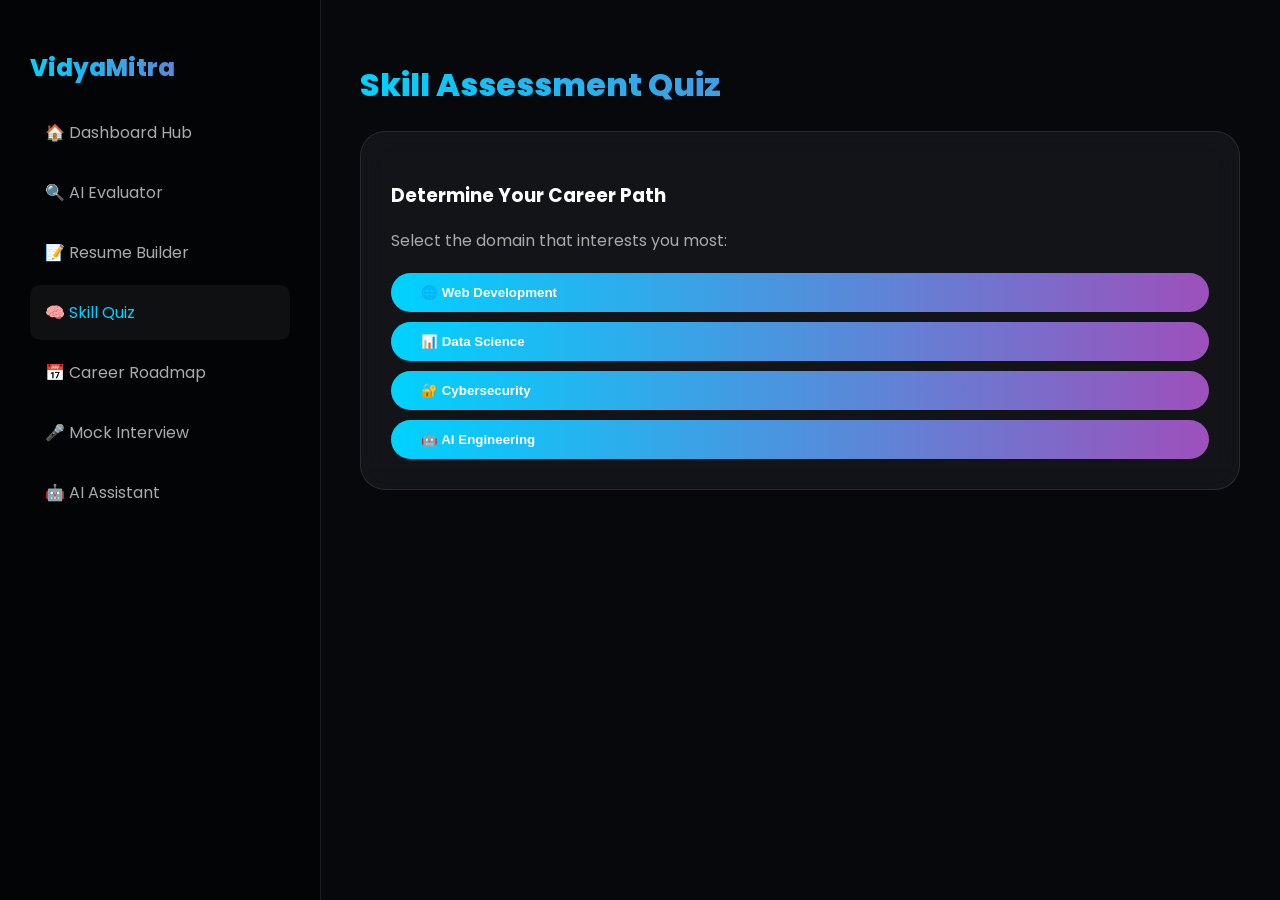
<file: assessment.html>
<!DOCTYPE html>
<html lang="en">
<head><title>Skill Quiz | VidyaMitra</title><link rel="stylesheet" href="style.css"></head>
<body>
    <div class="sidebar">
        <h2 class="text-gradient">VidyaMitra</h2>
        <a href="dashboard.html" class="nav-link">🏠 Dashboard Hub</a>
        <a href="resume-evaluator.html" class="nav-link">🔍 AI Evaluator</a>
        <a href="builder.html" class="nav-link">📝 Resume Builder</a>
        <a href="assessment.html" class="nav-link active">🧠 Skill Quiz</a>
        <a href="roadmap.html" class="nav-link">📅 Career Roadmap</a>
        <a href="interview.html" class="nav-link">🎤 Mock Interview</a>
        <a href="chatbot.html" class="nav-link">🤖 AI Assistant</a>
    </div>

    <div class="main">
        <h1 class="text-gradient">Skill Assessment Quiz</h1>
        <div class="glass-card">
            <h3>Determine Your Career Path</h3>
            <p style="margin-bottom:20px; color:#aaa;">Select the domain that interests you most:</p>
            <div style="display:grid; gap:10px;">
                <button class="btn" style="text-align:left;" onclick="res('Web Development')">🌐 Web Development</button>
                <button class="btn" style="text-align:left;" onclick="res('Data Science')">📊 Data Science</button>
                <button class="btn" style="text-align:left;" onclick="res('Cybersecurity')">🔐 Cybersecurity</button>
                <button class="btn" style="text-align:left;" onclick="res('AI Engineering')">🤖 AI Engineering</button>
            </div>
            <div id="quizResult" class="glass-card" style="margin-top:20px; display:none; border-color:#00ff88;">
                <h4>Result: You are a natural <span id="careerPath" style="color:#00ff88;"></span>!</h4>
                <p style="font-size:13px;">We recommend checking your personalized Roadmap next.</p>
            </div>
        </div>
    </div>
    <script>
        function res(path) {
            document.getElementById('quizResult').style.display = "block";
            document.getElementById('careerPath').innerText = path;
            localStorage.setItem("userPath", path);
        }
    </script>
</body>
</html>
</file>
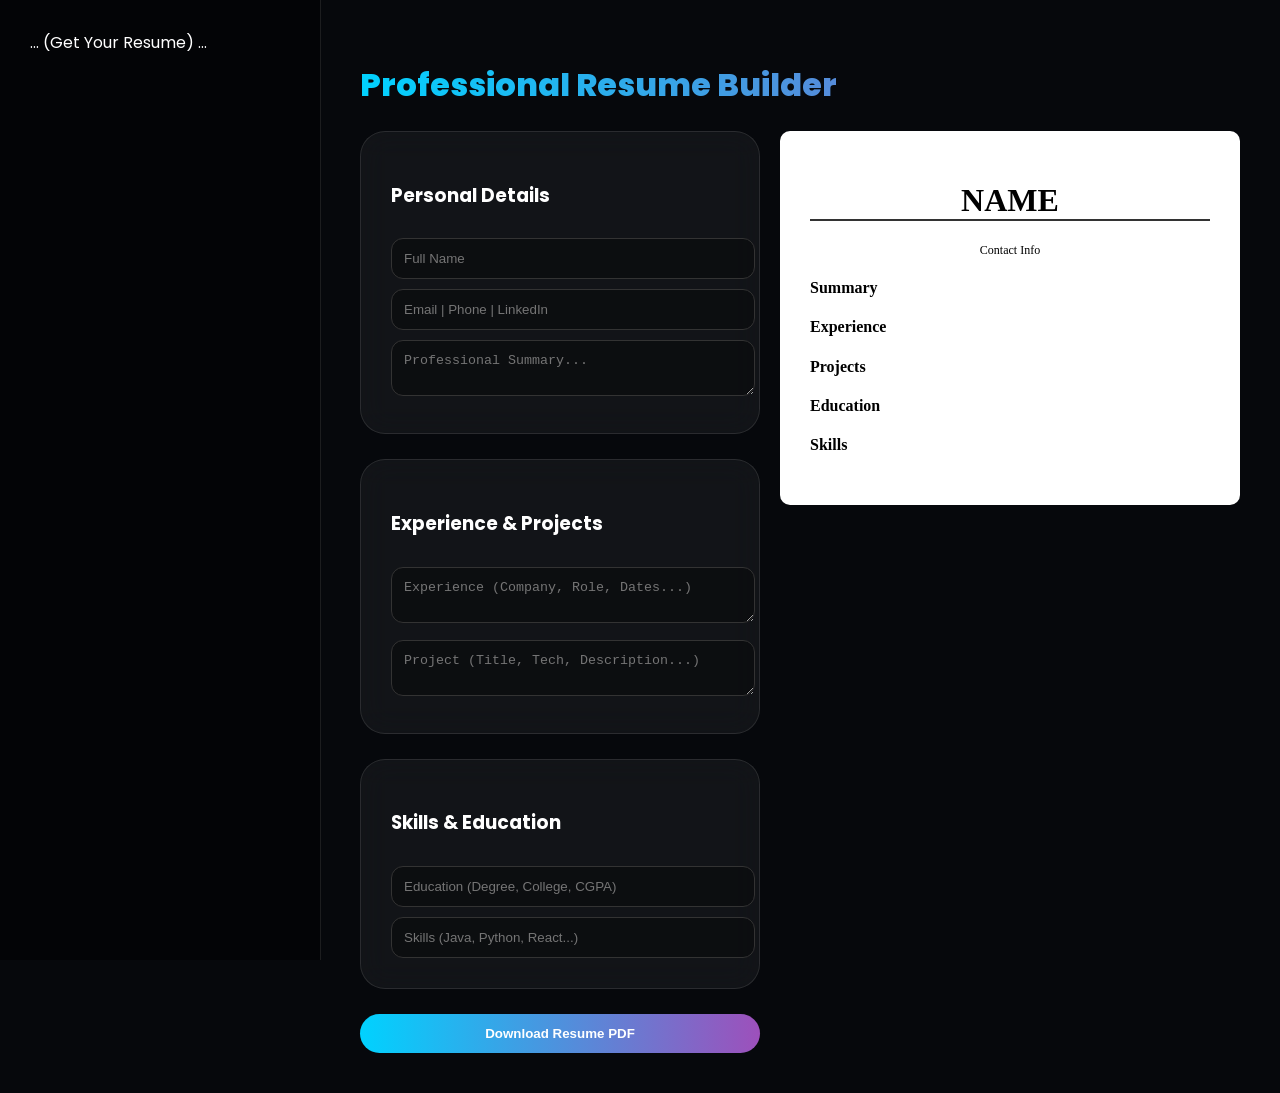
<file: builder.html>
<!DOCTYPE html>
<html lang="en">
<head><title>Advanced Builder | VidyaMitra</title><link rel="stylesheet" href="style.css">
<style>
    .split { display:flex; gap:20px; }
    .resume-preview { flex:1; background:white; color:black; padding:30px; border-radius:10px; font-family:serif; height:fit-content; position:sticky; top:20px; }
    .form-side { flex:1; }
    @media print { .sidebar, .form-side, .btn {display:none;} .main {margin:0;} .resume-preview {width:100%; border:none;} }
</style>
</head>
<body>
    <div class="sidebar">... (Get Your Resume) ...</div>
    <div class="main">
        <h1 class="text-gradient">Professional Resume Builder</h1>
        <div class="split">
            <div class="form-side">
                <div class="glass-card">
                    <h3>Personal Details</h3>
                    <input type="text" id="name" placeholder="Full Name" oninput="draw()">
                    <input type="text" id="contact" placeholder="Email | Phone | LinkedIn" oninput="draw()">
                    <textarea id="summary" placeholder="Professional Summary..." oninput="draw()"></textarea>
                </div>
                <div class="glass-card">
                    <h3>Experience & Projects</h3>
                    <textarea id="exp" placeholder="Experience (Company, Role, Dates...)" oninput="draw()"></textarea>
                    <textarea id="proj" placeholder="Project (Title, Tech, Description...)" oninput="draw()"></textarea>
                </div>
                <div class="glass-card">
                    <h3>Skills & Education</h3>
                    <input type="text" id="edu" placeholder="Education (Degree, College, CGPA)" oninput="draw()">
                    <input type="text" id="skills" placeholder="Skills (Java, Python, React...)" oninput="draw()">
                </div>
                <button class="btn" style="width:100%" onclick="window.print()">Download Resume PDF</button>
            </div>

            <div class="resume-preview" id="preview">
                <h1 id="pName" style="text-align:center; border-bottom:2px solid #333;">NAME</h1>
                <p id="pContact" style="text-align:center; font-size:12px;">Contact Info</p>
                <h4>Summary</h4><p id="pSummary" style="font-size:13px;"></p>
                <h4>Experience</h4><p id="pExp" style="font-size:13px; white-space:pre-line;"></p>
                <h4>Projects</h4><p id="pProj" style="font-size:13px; white-space:pre-line;"></p>
                <h4>Education</h4><p id="pEdu" style="font-size:13px;"></p>
                <h4>Skills</h4><p id="pSkills" style="font-size:13px; font-weight:bold;"></p>
            </div>
        </div>
    </div>
    <script>
        function draw() {
            document.getElementById('pName').innerText = document.getElementById('name').value || "NAME";
            document.getElementById('pContact').innerText = document.getElementById('contact').value || "Contact Info";
            document.getElementById('pSummary').innerText = document.getElementById('summary').value;
            document.getElementById('pExp').innerText = document.getElementById('exp').value;
            document.getElementById('pProj').innerText = document.getElementById('proj').value;
            document.getElementById('pEdu').innerText = document.getElementById('edu').value;
            document.getElementById('pSkills').innerText = document.getElementById('skills').value;
        }
    </script>
</body>
</html>
</file>
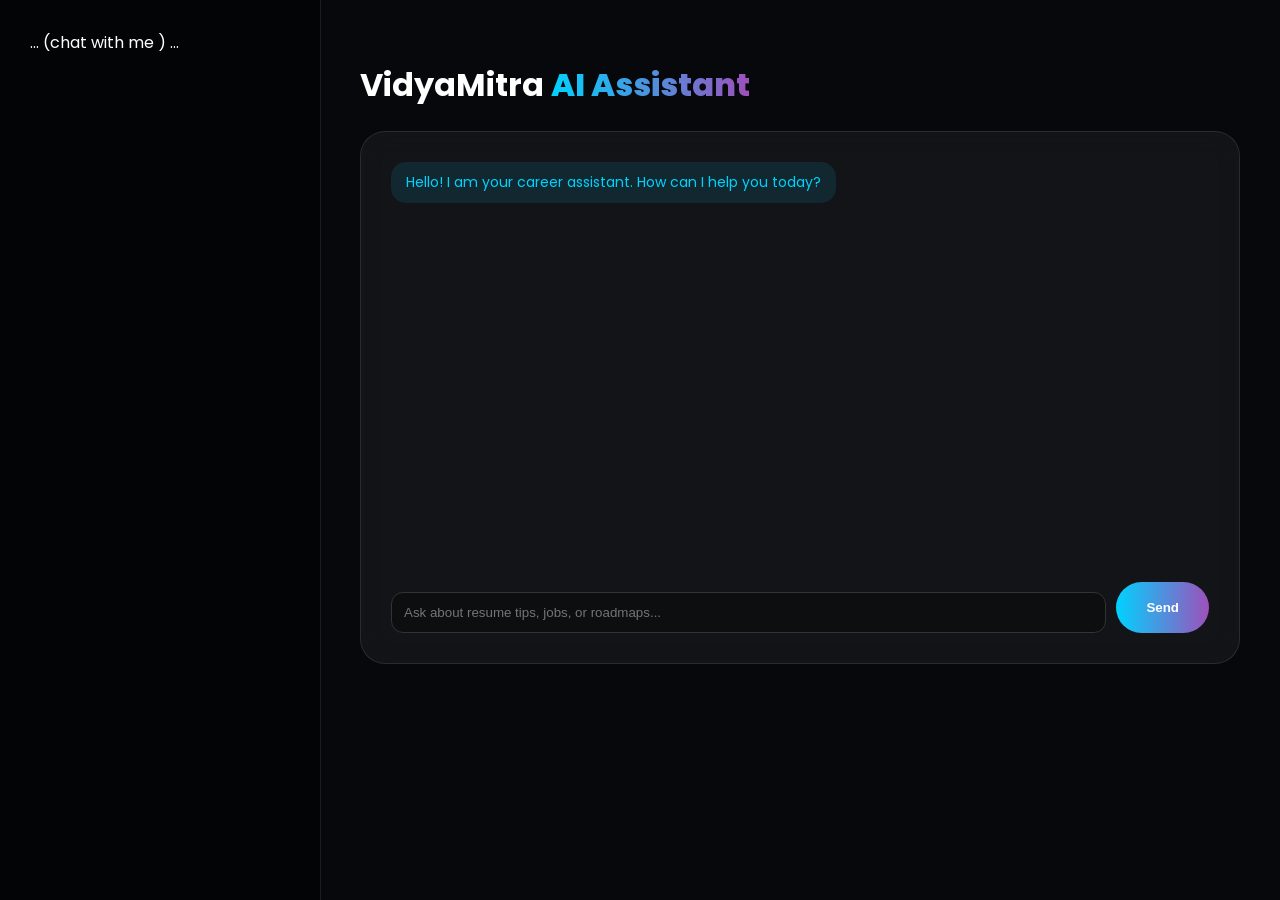
<file: chatbot.html>
<!DOCTYPE html>
<html lang="en">
<head><title>Chatbot | VidyaMitra</title><link rel="stylesheet" href="style.css">
<style>
    .chat-box { height:400px; overflow-y:auto; display:flex; flex-direction:column; gap:10px; margin-bottom:20px; }
    .bubble { padding:10px 15px; border-radius:15px; max-width:70%; font-size:14px; }
    .bot { background:rgba(0,210,255,0.1); align-self:flex-start; color:#00d2ff; }
    .user { background:#00d2ff; color:black; align-self:flex-end; font-weight:bold; }
</style>
</head>
<body>
    <div class="sidebar">... (chat with me ) ...</div>
    <div class="main">
        <h1>VidyaMitra <span class="text-gradient">AI Assistant</span></h1>
        <div class="glass-card">
            <div class="chat-box" id="chat">
                <div class="bubble bot">Hello! I am your career assistant. How can I help you today?</div>
            </div>
            <div style="display:flex; gap:10px;">
                <input type="text" id="msg" placeholder="Ask about resume tips, jobs, or roadmaps...">
                <button class="btn" onclick="ask()">Send</button>
            </div>
        </div>
    </div>
    <script>
        async function ask() {
            const txt = document.getElementById('msg').value;
            const box = document.getElementById('chat');
            if(!txt) return;
            box.innerHTML += `<div class="bubble user">${txt}</div>`;
            document.getElementById('msg').value = "";
            try {
                const res = await fetch('http://127.0.0.1:8010/chat', {
                    method: 'POST',
                    headers: {'Content-Type': 'application/json'},
                    body: JSON.stringify({ text: txt })
                });
                const data = await res.json();
                box.innerHTML += `<div class="bubble bot">${data.reply}</div>`;
            } catch { box.innerHTML += `<div class="bubble bot">Error: Backend Offline (Port 8010)</div>`; }
            box.scrollTop = box.scrollHeight;
        }
    </script>
</body>
</html>
</file>
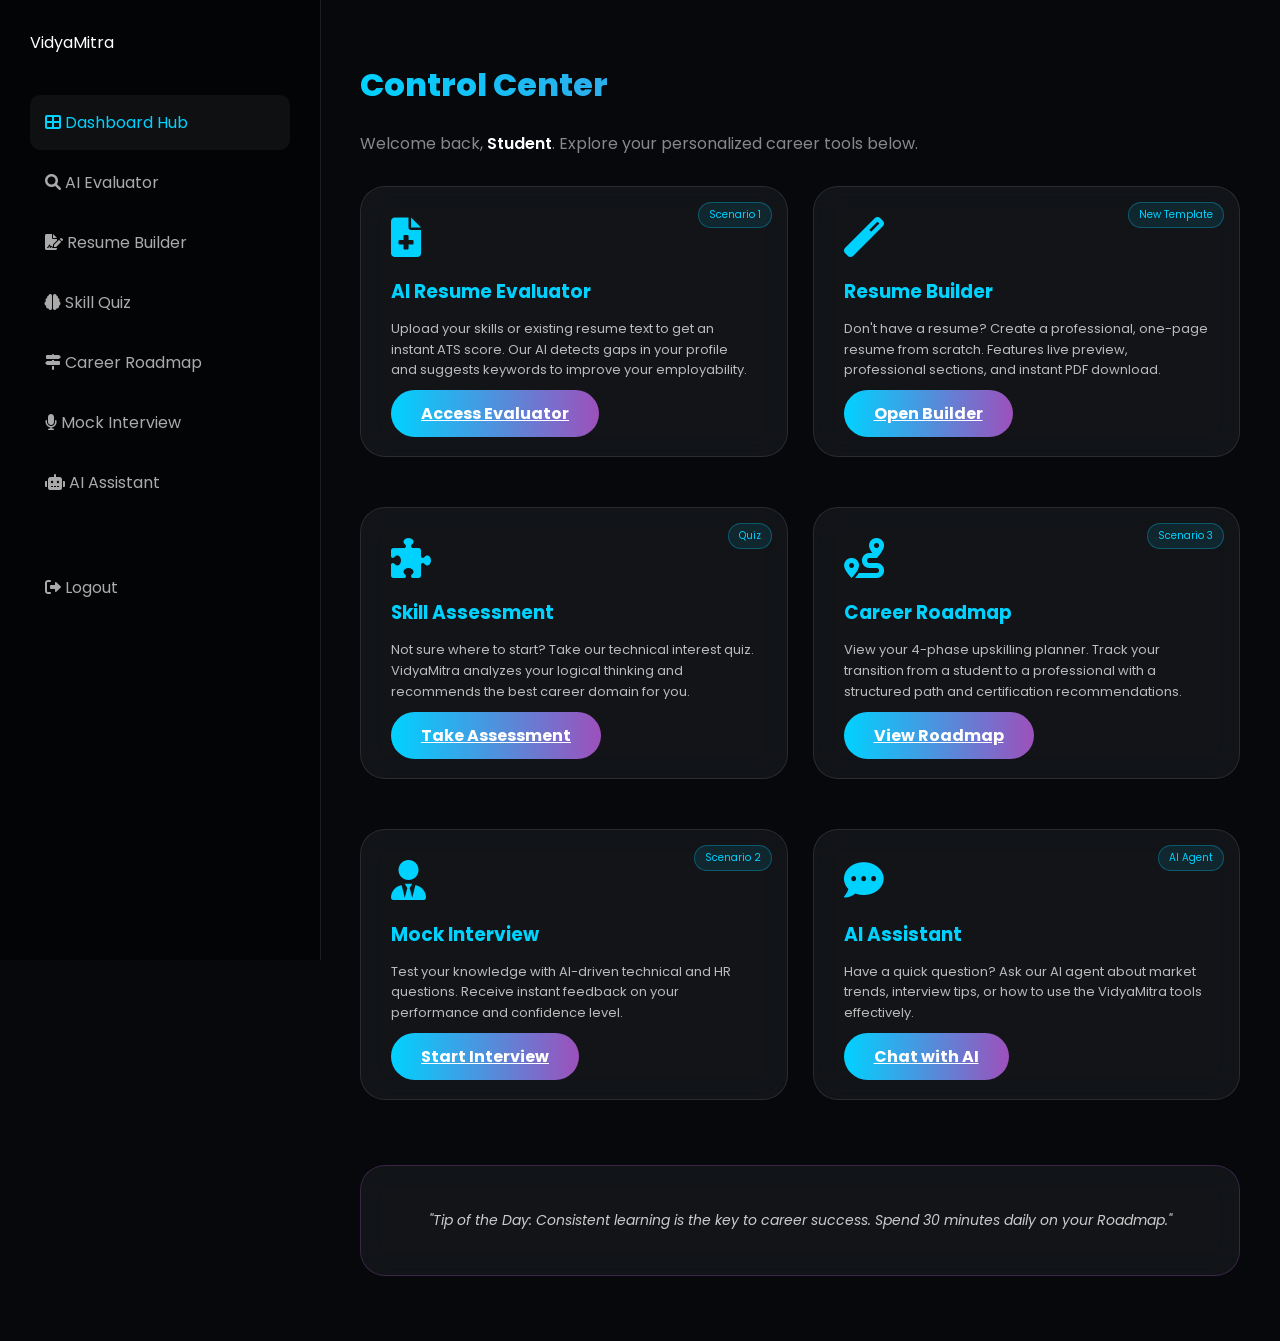
<file: dashboard.html>
<!DOCTYPE html>
<html lang="en">
<head>
    <meta charset="UTF-8">
    <meta name="viewport" content="width=device-width, initial-scale=1.0">
    <title>Dashboard Hub | VidyaMitra</title>
    <link rel="stylesheet" href="style.css">
    <!-- Google Fonts & Icons -->
    <link href="https://fonts.googleapis.com/css2?family=Poppins:wght@300;400;600&display=swap" rel="stylesheet">
    <link rel="stylesheet" href="https://cdnjs.cloudflare.com/ajax/libs/font-awesome/6.0.0/css/all.min.css">
    <style>
        .hub-grid {
            display: grid;
            grid-template-columns: repeat(auto-fit, minmax(320px, 1fr));
            gap: 25px;
            margin-top: 30px;
        }
        .info-card {
            position: relative;
            overflow: hidden;
            transition: 0.4s;
        }
        .info-card i {
            font-size: 40px;
            margin-bottom: 20px;
            display: block;
            color: #00d2ff;
        }
        .info-card h3 {
            margin-bottom: 10px;
            color: #00d2ff;
        }
        .info-card p {
            font-size: 13px;
            color: #bbb;
            line-height: 1.6;
            margin-bottom: 20px;
        }
        .status-tag {
            position: absolute;
            top: 15px;
            right: 15px;
            font-size: 10px;
            background: rgba(0,210,255,0.1);
            padding: 4px 10px;
            border-radius: 20px;
            color: #00d2ff;
            border: 1px solid rgba(0,210,255,0.3);
        }
    </style>
</head>
<body>

    <!-- Sidebar Navigation -->
    <nav class="sidebar">
        <div class="logo">Vidya<span>Mitra</span></div>
        <ul style="list-style: none; padding: 0; margin-top: 40px;">
            <li><a href="dashboard.html" class="nav-link active"><i class="fas fa-th-large"></i> Dashboard Hub</a></li>
            <li><a href="resume-evaluator.html" class="nav-link"><i class="fas fa-search"></i> AI Evaluator</a></li>
            <li><a href="builder.html" class="nav-link"><i class="fas fa-file-signature"></i> Resume Builder</a></li>
            <li><a href="assessment.html" class="nav-link"><i class="fas fa-brain"></i> Skill Quiz</a></li>
            <li><a href="roadmap.html" class="nav-link"><i class="fas fa-map-signs"></i> Career Roadmap</a></li>
            <li><a href="interview.html" class="nav-link"><i class="fas fa-microphone"></i> Mock Interview</a></li>
            <li><a href="chatbot.html" class="nav-link"><i class="fas fa-robot"></i> AI Assistant</a></li>
            <li style="margin-top: 50px;"><a href="index.html" class="nav-link" onclick="localStorage.clear()"><i class="fas fa-sign-out-alt"></i> Logout</a></li>
        </ul>
    </nav>

    <!-- Main Content -->
    <main class="main">
        <header>
            <h1 class="text-gradient">Control Center</h1>
            <p style="color: #888;">Welcome back, <span id="userName" style="color: #fff; font-weight: 600;">Student</span>. Explore your personalized career tools below.</p>
        </header>

        <!-- Information Hub Grid -->
        <div class="hub-grid">

            <!-- Subpart 1: AI Resume Evaluator -->
            <div class="glass-card info-card">
                <span class="status-tag">Scenario 1</span>
                <i class="fas fa-file-medical"></i>
                <h3>AI Resume Evaluator</h3>
                <p>Upload your skills or existing resume text to get an instant ATS score. Our AI detects gaps in your profile and suggests keywords to improve your employability.</p>
                <a href="resume-evaluator.html" class="btn">Access Evaluator</a>
            </div>

            <!-- Subpart 2: Professional Resume Builder -->
            <div class="glass-card info-card">
                <span class="status-tag">New Template</span>
                <i class="fas fa-magic"></i>
                <h3>Resume Builder</h3>
                <p>Don't have a resume? Create a professional, one-page resume from scratch. Features live preview, professional sections, and instant PDF download.</p>
                <a href="builder.html" class="btn">Open Builder</a>
            </div>

            <!-- Subpart 3: Skill Assessment Quiz -->
            <div class="glass-card info-card">
                <span class="status-tag">Quiz</span>
                <i class="fas fa-puzzle-piece"></i>
                <h3>Skill Assessment</h3>
                <p>Not sure where to start? Take our technical interest quiz. VidyaMitra analyzes your logical thinking and recommends the best career domain for you.</p>
                <a href="assessment.html" class="btn">Take Assessment</a>
            </div>

            <!-- Subpart 4: Personalized Roadmap -->
            <div class="glass-card info-card">
                <span class="status-tag">Scenario 3</span>
                <i class="fas fa-route"></i>
                <h3>Career Roadmap</h3>
                <p>View your 4-phase upskilling planner. Track your transition from a student to a professional with a structured path and certification recommendations.</p>
                <a href="roadmap.html" class="btn">View Roadmap</a>
            </div>

            <!-- Subpart 5: Mock Interview Simulator -->
            <div class="glass-card info-card">
                <span class="status-tag">Scenario 2</span>
                <i class="fas fa-user-tie"></i>
                <h3>Mock Interview</h3>
                <p>Test your knowledge with AI-driven technical and HR questions. Receive instant feedback on your performance and confidence level.</p>
                <a href="interview.html" class="btn">Start Interview</a>
            </div>

            <!-- Subpart 6: AI Career Chatbot -->
            <div class="glass-card info-card">
                <span class="status-tag">AI Agent</span>
                <i class="fas fa-comment-dots"></i>
                <h3>AI Assistant</h3>
                <p>Have a quick question? Ask our AI agent about market trends, interview tips, or how to use the VidyaMitra tools effectively.</p>
                <a href="chatbot.html" class="btn">Chat with AI</a>
            </div>

        </div>

        <!-- Career Tip of the Day (Optional Footer) -->
        <div class="glass-card" style="margin-top: 40px; text-align: center; border-color: rgba(157, 80, 187, 0.3);">
            <p style="font-size: 14px; font-style: italic; color: #ccc;">"Tip of the Day: Consistent learning is the key to career success. Spend 30 minutes daily on your Roadmap."</p>
        </div>
    </main>

    <script>
        // Set the user's name from login
        document.getElementById("userName").innerText = localStorage.getItem("username") || "Student";
    </script>
</body>
</html>
</file>
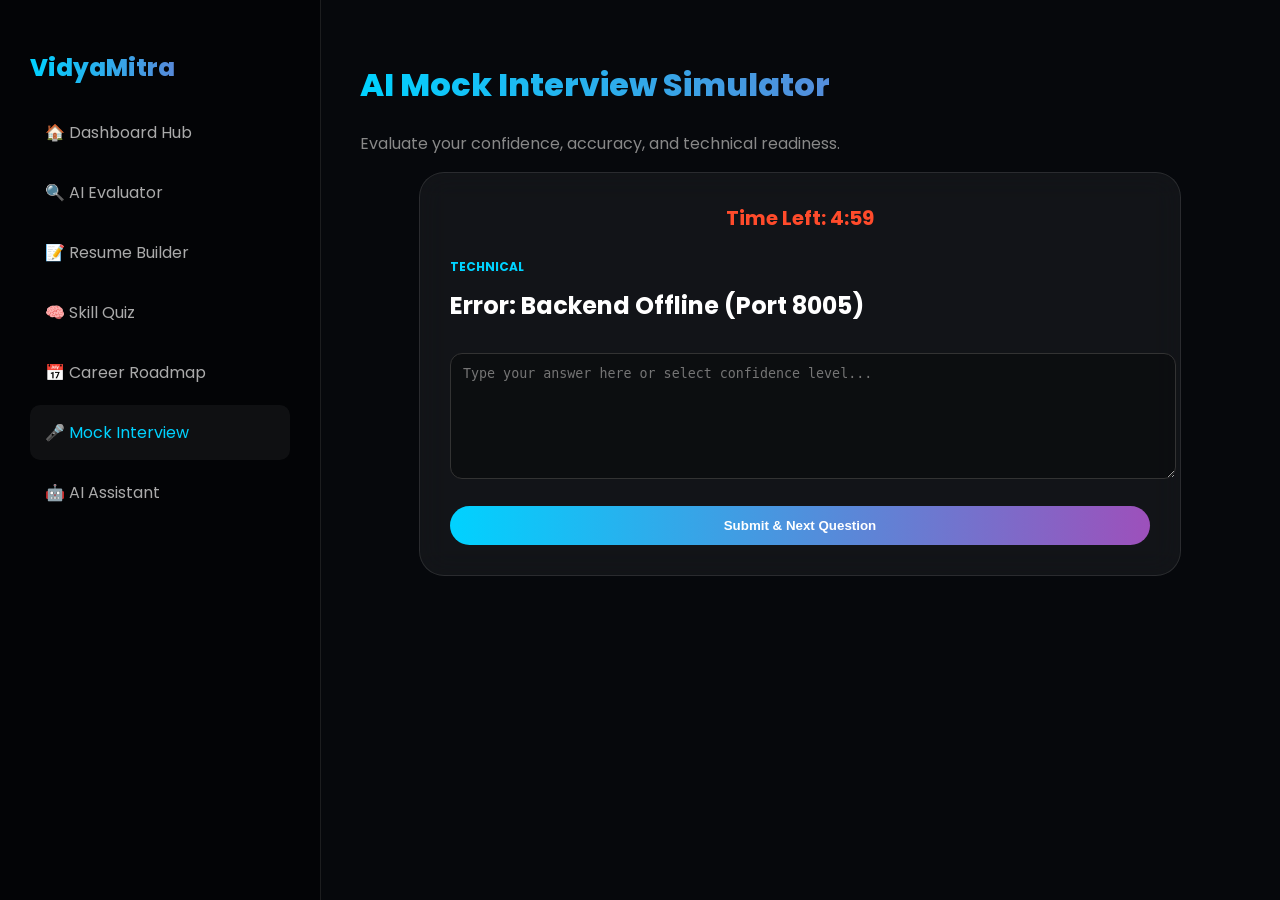
<file: interview.html>
<!DOCTYPE html>
<html lang="en">
<head>
    <meta charset="UTF-8"><title>AI Mock Interview | VidyaMitra</title>
    <link rel="stylesheet" href="style.css">
    <style>
        .quiz-container { max-width: 700px; margin: auto; }
        .option-btn { 
            display: block; width: 100%; padding: 15px; margin: 10px 0; 
            background: rgba(255,255,255,0.05); border: 1px solid #444; 
            color: white; border-radius: 10px; cursor: pointer; text-align: left; 
        }
        .option-btn:hover { border-color: #00d2ff; background: rgba(0,210,255,0.1); }
        .timer { font-size: 20px; font-weight: bold; color: #ff4b2b; text-align: center; margin-bottom: 20px; }
        .feedback { display: none; padding: 20px; text-align: center; }
    </style>
</head>
<body>
    <div class="sidebar">
        <h2 class="text-gradient">VidyaMitra</h2>
        <a href="dashboard.html" class="nav-link">🏠 Dashboard Hub</a>
        <a href="resume-evaluator.html" class="nav-link">🔍 AI Evaluator</a>
        <a href="builder.html" class="nav-link">📝 Resume Builder</a>
        <a href="assessment.html" class="nav-link">🧠 Skill Quiz</a>
        <a href="roadmap.html" class="nav-link">📅 Career Roadmap</a>
        <a href="interview.html" class="nav-link active">🎤 Mock Interview</a>
        <a href="chatbot.html" class="nav-link">🤖 AI Assistant</a>
    </div>

    <div class="main">
        <h1 class="text-gradient">AI Mock Interview Simulator</h1>
        <p style="color:#888;">Evaluate your confidence, accuracy, and technical readiness.</p>

        <div class="glass-card quiz-container" id="quiz-box">
            <div class="timer" id="timer">Time Left: 05:00</div>
            <div id="question-area">
                <span id="q-type" style="color:#00d2ff; font-size:12px; font-weight:bold;">TECHNICAL</span>
                <h2 id="q-text" style="margin-top:10px;">Loading AI Questions...</h2>
                <textarea id="answer" placeholder="Type your answer here or select confidence level..." style="height:100px;"></textarea>
                <button class="btn" style="width:100%; margin-top:20px;" onclick="nextQuestion()">Submit & Next Question</button>
            </div>

            <!-- Results Section (Hidden) -->
            <div id="result-area" class="feedback">
                <h2 class="text-gradient">Interview Completed!</h2>
                <p>AI Performance Score: <span id="score" style="font-size:24px; color:#00ff88;">0</span>%</p>
                <p id="ai-comment" style="font-size:14px; color:#ccc; margin:15px 0;"></p>
                <a href="dashboard.html" class="btn">Return to Dashboard</a>
            </div>
        </div>
    </div>

    <script>
        let questions = [];
        let currentIdx = 0;
        let score = 0;

        // Fetch Questions from Backend (Scenario 2)
        async function loadQuestions() {
            try {
                const res = await fetch('http://127.0.0.1:8010/get-questions');
                questions = await res.json();
                displayQuestion();
            } catch (e) {
                document.getElementById('q-text').innerText = "Error: Backend Offline (Port 8005)";
            }
        }

        function displayQuestion() {
            if (currentIdx < questions.length) {
                const q = questions[currentIdx];
                document.getElementById('q-type').innerText = q.type.toUpperCase();
                document.getElementById('q-text').innerText = q.q;
                document.getElementById('answer').value = "";
            } else {
                showResults();
            }
        }

        function nextQuestion() {
            const ans = document.getElementById('answer').value;
            if(!ans) { alert("Please provide an answer for AI evaluation."); return; }
            
            // AI Scoring Simulation
            score += Math.floor(Math.random() * 20) + 1; // Simulated AI analysis
            currentIdx++;
            displayQuestion();
        }

        function showResults() {
            document.getElementById('question-area').style.display = "none";
            document.getElementById('timer').style.display = "none";
            document.getElementById('result-area').style.display = "block";
            
            document.getElementById('score').innerText = score;
            let comment = "";
            if (score > 80) comment = "Excellent! You showed high confidence and technical accuracy. You are job-ready.";
            else if (score > 50) comment = "Good performance. Focus more on technical depth in React and communication flow.";
            else comment = "Focus on basics. We recommend using our 'Career Roadmap' and 'AI Chatbot' for better preparation.";
            
            document.getElementById('ai-comment').innerText = comment;
        }

        // Timer Logic
        let timeLeft = 300;
        setInterval(() => {
            if(timeLeft > 0 && currentIdx < 5) {
                timeLeft--;
                let m = Math.floor(timeLeft / 60);
                let s = timeLeft % 60;
                document.getElementById('timer').innerText = `Time Left: ${m}:${s < 10 ? '0'+s : s}`;
            }
        }, 1000);

        loadQuestions();
    </script>
</body>
</html>
</file>
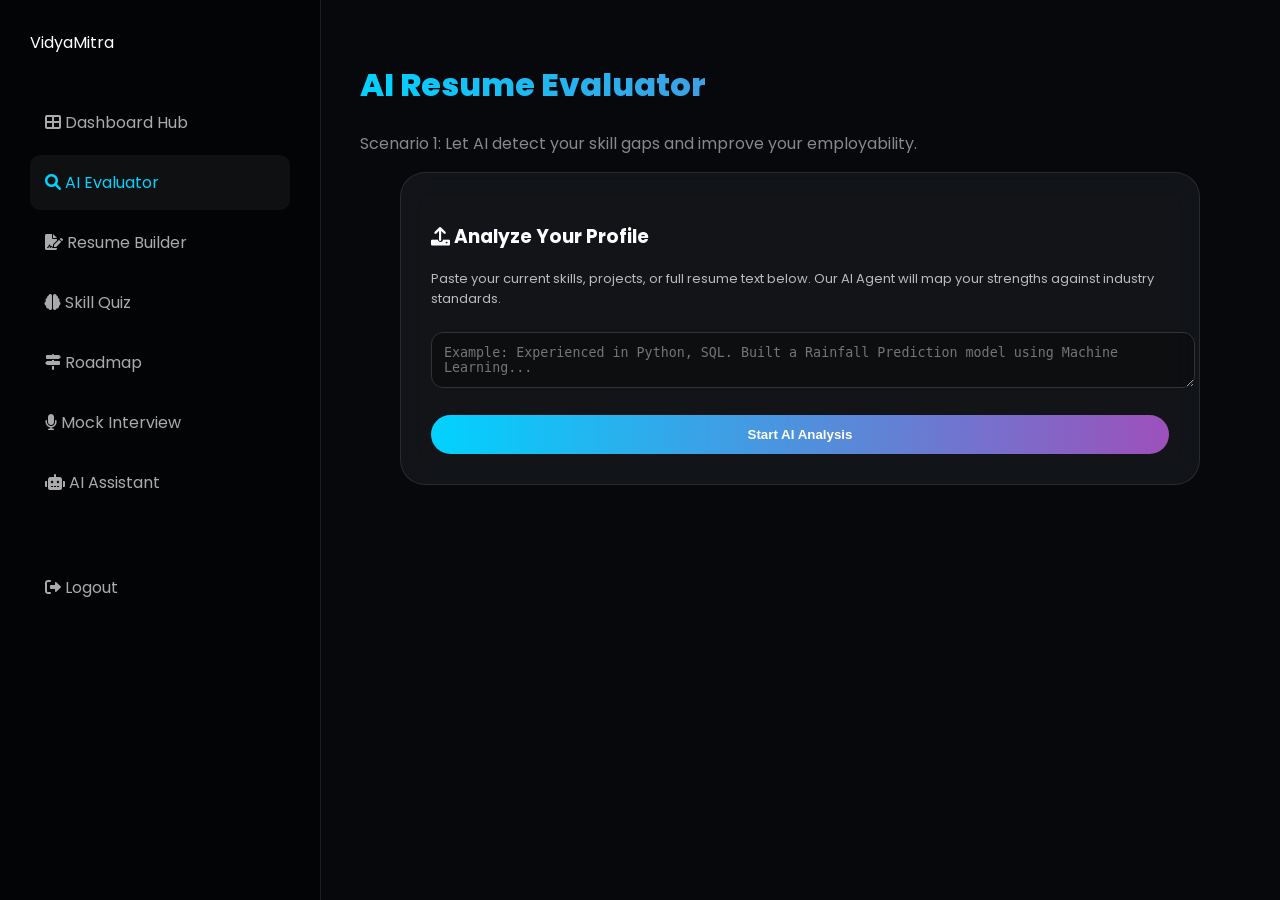
<file: resume-evaluator.html>
<!DOCTYPE html>
<html lang="en">
<head>
    <meta charset="UTF-8">
    <meta name="viewport" content="width=device-width, initial-scale=1.0">
    <title>AI Resume Evaluator | VidyaMitra</title>
    <link rel="stylesheet" href="style.css">
    <!-- Google Fonts & Icons -->
    <link href="https://fonts.googleapis.com/css2?family=Poppins:wght@300;400;600&display=swap" rel="stylesheet">
    <link rel="stylesheet" href="https://cdnjs.cloudflare.com/ajax/libs/font-awesome/6.0.0/css/all.min.css">
    <style>
        .evaluator-container {
            max-width: 800px;
            margin: auto;
        }
        .result-section {
            display: none; /* Hidden until analysis is done */
            margin-top: 30px;
            animation: fadeIn 0.8s ease-in-out;
        }
        @keyframes fadeIn {
            from { opacity: 0; transform: translateY(20px); }
            to { opacity: 1; transform: translateY(0); }
        }
        .score-circle {
            width: 120px;
            height: 120px;
            border-radius: 50%;
            border: 5px solid #00d2ff;
            display: flex;
            align-items: center;
            justify-content: center;
            font-size: 32px;
            font-weight: 800;
            margin: 20px auto;
            box-shadow: 0 0 20px rgba(0, 210, 255, 0.3);
        }
        .gap-tag {
            display: inline-block;
            background: rgba(255, 75, 43, 0.1);
            color: #ff4b2b;
            padding: 5px 12px;
            border-radius: 20px;
            font-size: 12px;
            margin: 5px;
            border: 1px solid rgba(255, 75, 43, 0.3);
        }
    </style>
</head>
<body>

    <!-- Sidebar Navigation -->
    <nav class="sidebar">
        <div class="logo">Vidya<span>Mitra</span></div>
        <ul style="list-style: none; padding: 0; margin-top: 40px;">
            <li><a href="dashboard.html" class="nav-link"><i class="fas fa-th-large"></i> Dashboard Hub</a></li>
            <li><a href="resume-evaluator.html" class="nav-link active"><i class="fas fa-search"></i> AI Evaluator</a></li>
            <li><a href="builder.html" class="nav-link"><i class="fas fa-file-signature"></i> Resume Builder</a></li>
            <li><a href="assessment.html" class="nav-link"><i class="fas fa-brain"></i> Skill Quiz</a></li>
            <li><a href="roadmap.html" class="nav-link"><i class="fas fa-map-signs"></i> Roadmap</a></li>
            <li><a href="interview.html" class="nav-link"><i class="fas fa-microphone"></i> Mock Interview</a></li>
            <li><a href="chatbot.html" class="nav-link"><i class="fas fa-robot"></i> AI Assistant</a></li>
            <li style="margin-top: 50px;"><a href="index.html" class="nav-link"><i class="fas fa-sign-out-alt"></i> Logout</a></li>
        </ul>
    </nav>

    <!-- Main Content -->
    <main class="main">
        <header>
            <h1 class="text-gradient">AI Resume Evaluator</h1>
            <p style="color: #888;">Scenario 1: Let AI detect your skill gaps and improve your employability.</p>
        </header>

        <div class="evaluator-container">
            <!-- Input Section -->
            <div class="glass-card">
                <h3><i class="fas fa-upload"></i> Analyze Your Profile</h3>
                <p style="font-size: 13px; color: #bbb; margin-top: 10px;">
                    Paste your current skills, projects, or full resume text below. Our AI Agent will map your strengths against industry standards.
                </p>
                <textarea id="resumeText" placeholder="Example: Experienced in Python, SQL. Built a Rainfall Prediction model using Machine Learning..."></textarea>
                <button class="btn" style="width: 100%; margin-top: 20px;" onclick="startAnalysis()">Start AI Analysis</button>
            </div>

            <!-- Result Section (Dynamically updated by JS) -->
            <div class="result-section" id="results">
                <div class="glass-card" style="text-align: center;">
                    <h3>Your ATS Readiness Score</h3>
                    <div class="score-circle text-gradient" id="atsScore">0%</div>
                    <p id="aiAdvice" style="font-size: 14px; color: #ccc;"></p>
                </div>

                <div style="display: flex; gap: 20px;">
                    <!-- Skill Gaps -->
                    <div class="glass-card" style="flex: 1;">
                        <h4><i class="fas fa-exclamation-triangle" style="color: #ff4b2b;"></i> Identified Gaps</h4>
                        <div id="gapContainer" style="margin-top: 10px;">
                            <!-- Gaps like Cloud, Data Viz injected here -->
                        </div>
                    </div>

                    <!-- Scenario 3: Upskilling Planner -->
                    <div class="glass-card" style="flex: 1;">
                        <h4><i class="fas fa-tasks" style="color: #00ff88;"></i> Scenario 3: Upskilling Roadmap</h4>
                        <div class="timeline" id="roadmapContainer" style="margin-top: 15px;">
                            <!-- Roadmap steps injected here -->
                        </div>
                    </div>
                </div>
            </div>
        </div>
    </main>

    <script>
        async function startAnalysis() {
            const text = document.getElementById('resumeText').value;
            if(!text) { alert("Please paste your resume text first!"); return; }

            // Loading state simulation
            const btn = document.querySelector('.btn');
            btn.innerText = "Processing with AI...";
            btn.disabled = true;

            try {
                // Connecting to the Python Backend on Port 8010
                const response = await fetch('http://127.0.0.1:8010/analyze', {
                    method: 'POST',
                    headers: {'Content-Type': 'application/json'},
                    body: JSON.stringify({ text: text })
                });

                const data = await response.json();

                // Update UI with Backend Results
                document.getElementById('results').style.display = "block";
                document.getElementById('atsScore').innerText = data.score + "%";
                document.getElementById('aiAdvice').innerText = "AI Advice: " + data.advice;

                // Inject Gaps (Simulated based on logic)
                const gapBox = document.getElementById('gapContainer');
                gapBox.innerHTML = "";
                const demoGaps = ["Cloud Fundamentals", "Data Visualization", "API Integration"];
                demoGaps.forEach(gap => {
                    gapBox.innerHTML += `<span class="gap-tag">${gap}</span>`;
                });

                // Inject Roadmap (Scenario 3)
                const roadmapBox = document.getElementById('roadmapContainer');
                roadmapBox.innerHTML = "";
                data.roadmap.forEach(step => {
                    roadmapBox.innerHTML += `<div class="step" style="font-size:12px;">${step}</div>`;
                });

                // Scroll to results
                window.scrollTo({ top: document.body.scrollHeight, behavior: 'smooth' });

            } catch (error) {
                alert("Error: Make sure your Python server.py is running on port 8010!");
            } finally {
                btn.innerText = "Start AI Analysis";
                btn.disabled = false;
            }
        }
    </script>
</body>
</html>
</file>
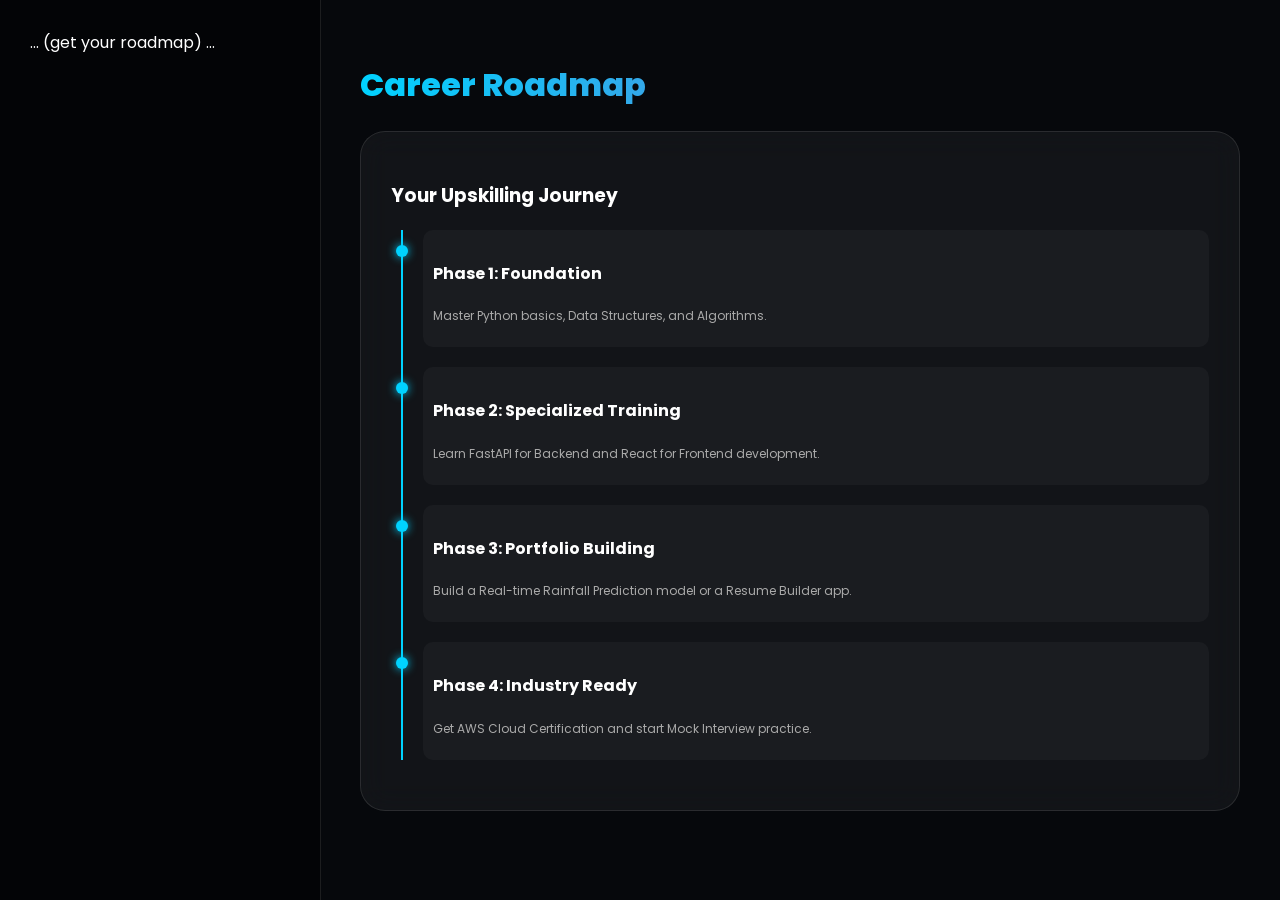
<file: roadmap.html>
<!DOCTYPE html>
<html lang="en">
<head><title>Roadmap | VidyaMitra</title><link rel="stylesheet" href="style.css"></head>
<body>
    <div class="sidebar">... (get your roadmap) ...</div>
    <div class="main">
        <h1 class="text-gradient">Career Roadmap</h1>
        <div class="glass-card">
            <h3>Your Upskilling Journey</h3>
            <div class="timeline" style="margin-top:20px;">
                <div class="step">
                    <h4>Phase 1: Foundation</h4>
                    <p style="font-size:12px; color:#aaa;">Master Python basics, Data Structures, and Algorithms.</p>
                </div>
                <div class="step">
                    <h4>Phase 2: Specialized Training</h4>
                    <p style="font-size:12px; color:#aaa;">Learn FastAPI for Backend and React for Frontend development.</p>
                </div>
                <div class="step">
                    <h4>Phase 3: Portfolio Building</h4>
                    <p style="font-size:12px; color:#aaa;">Build a Real-time Rainfall Prediction model or a Resume Builder app.</p>
                </div>
                <div class="step">
                    <h4>Phase 4: Industry Ready</h4>
                    <p style="font-size:12px; color:#aaa;">Get AWS Cloud Certification and start Mock Interview practice.</p>
                </div>
            </div>
        </div>
    </div>
</body>
</html>
</file>
<file: style.css>
@import url('https://fonts.googleapis.com/css2?family=Poppins:wght@300;400;600;800&display=swap');
:root { --blue: #00d2ff; --purple: #9d50bb; --bg: #06080c; --glass: rgba(255, 255, 255, 0.05); }

body { margin: 0; background: var(--bg); font-family: 'Poppins', sans-serif; color: white; overflow-x: hidden; }
.sidebar { width: 260px; height: 100vh; background: rgba(0,0,0,0.5); border-right: 1px solid rgba(255,255,255,0.1); padding: 30px; position: fixed; }
.main { margin-left: 320px; padding: 40px; }

.glass-card { background: var(--glass); backdrop-filter: blur(15px); padding: 30px; border-radius: 25px; border: 1px solid rgba(255,255,255,0.1); margin-bottom: 25px; transition: 0.3s; }
.glass-card:hover { border-color: var(--blue); transform: translateY(-5px); }

.text-gradient { background: linear-gradient(90deg, var(--blue), var(--purple)); -webkit-background-clip: text; -webkit-text-fill-color: transparent; font-weight: 800; }
.btn { background: linear-gradient(90deg, var(--blue), var(--purple)); border: none; padding: 12px 30px; border-radius: 50px; color: white; font-weight: bold; cursor: pointer; transition: 0.3s; }
.btn:hover { box-shadow: 0 0 20px var(--blue); transform: scale(1.05); }

input, textarea, select { width: 100%; padding: 12px; background: rgba(0,0,0,0.3); border: 1px solid #333; color: white; border-radius: 12px; margin-top: 10px; outline: none; }
.nav-link { display: block; padding: 15px; color: #aaa; text-decoration: none; border-radius: 10px; margin-bottom: 5px; }
.nav-link:hover, .active { background: var(--glass); color: var(--blue); }

/* Roadmap Timeline */
.timeline { border-left: 2px solid var(--blue); padding-left: 20px; margin-left: 10px; }
.step { position: relative; margin-bottom: 20px; padding: 10px; background: rgba(255,255,255,0.03); border-radius: 10px; }
.step::before { content: ''; position: absolute; left: -27px; top: 15px; width: 12px; height: 12px; background: var(--blue); border-radius: 50%; box-shadow: 0 0 10px var(--blue); }
</file>
